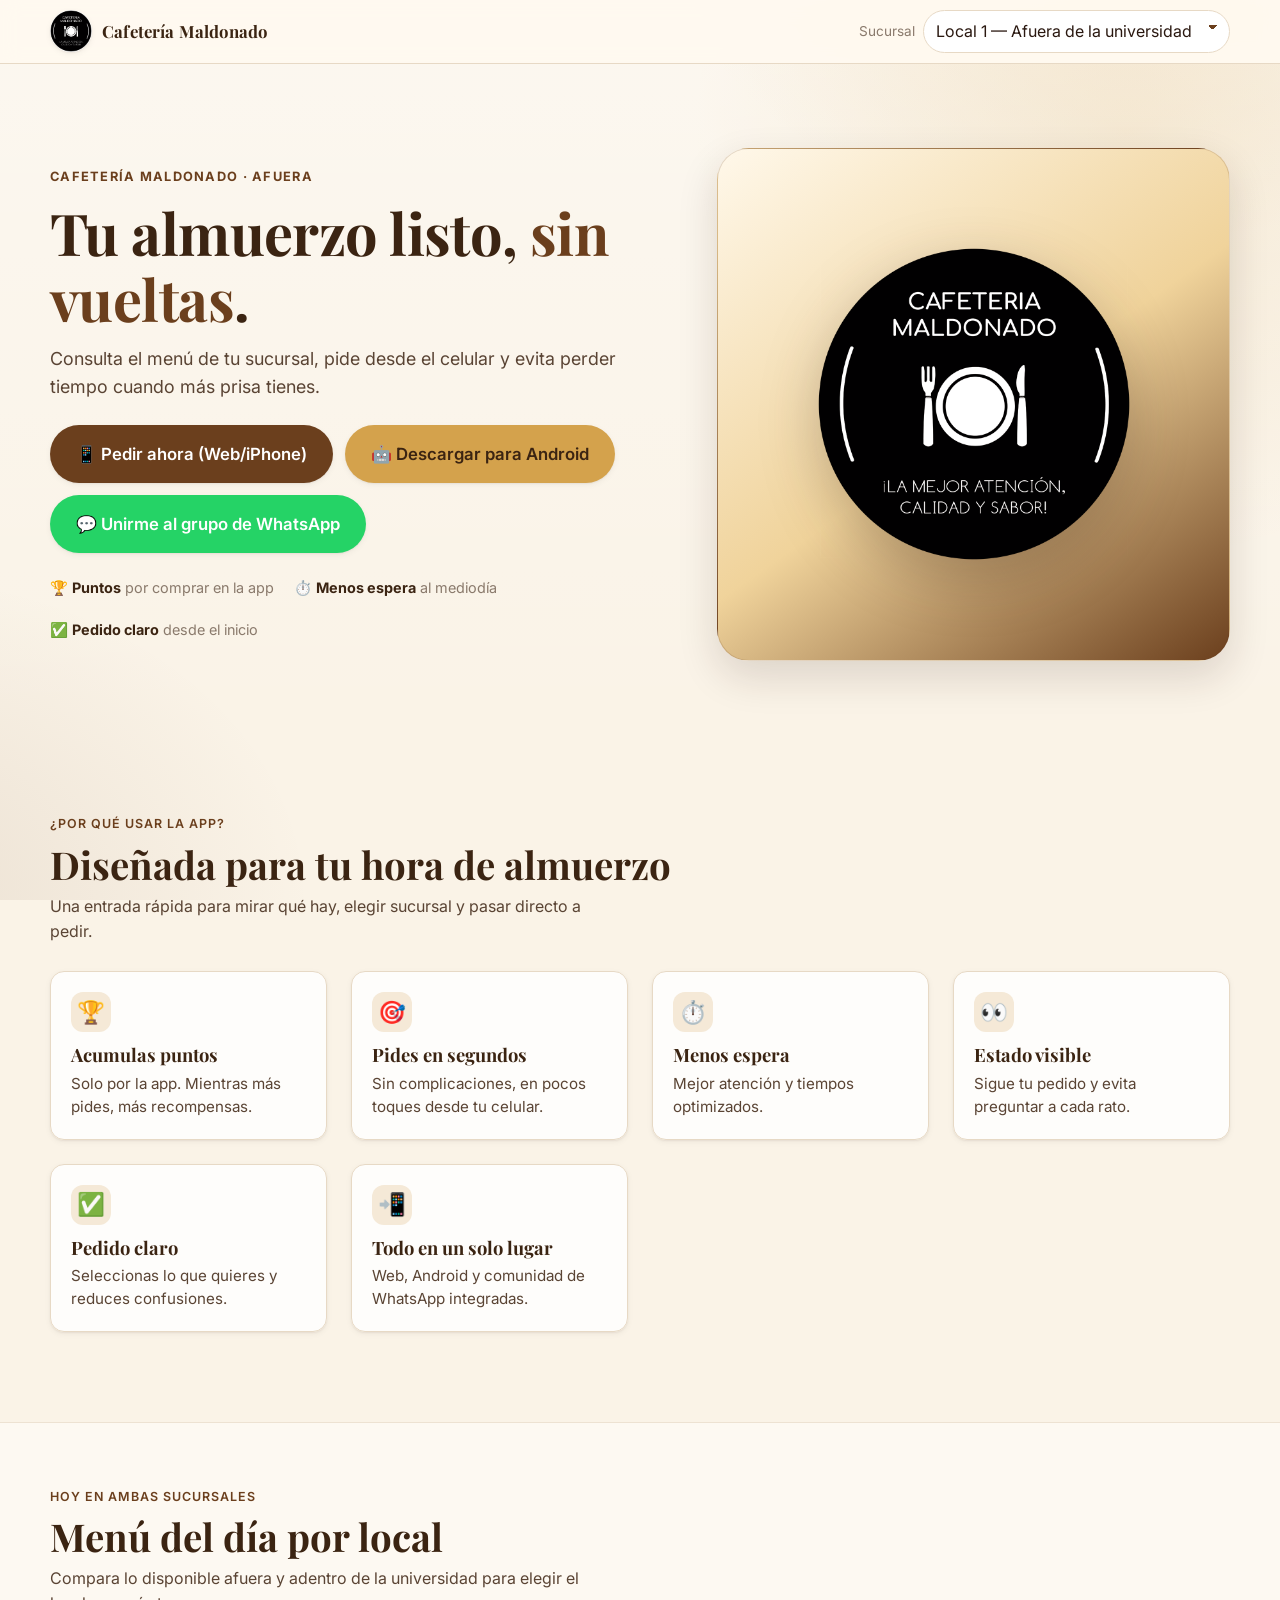
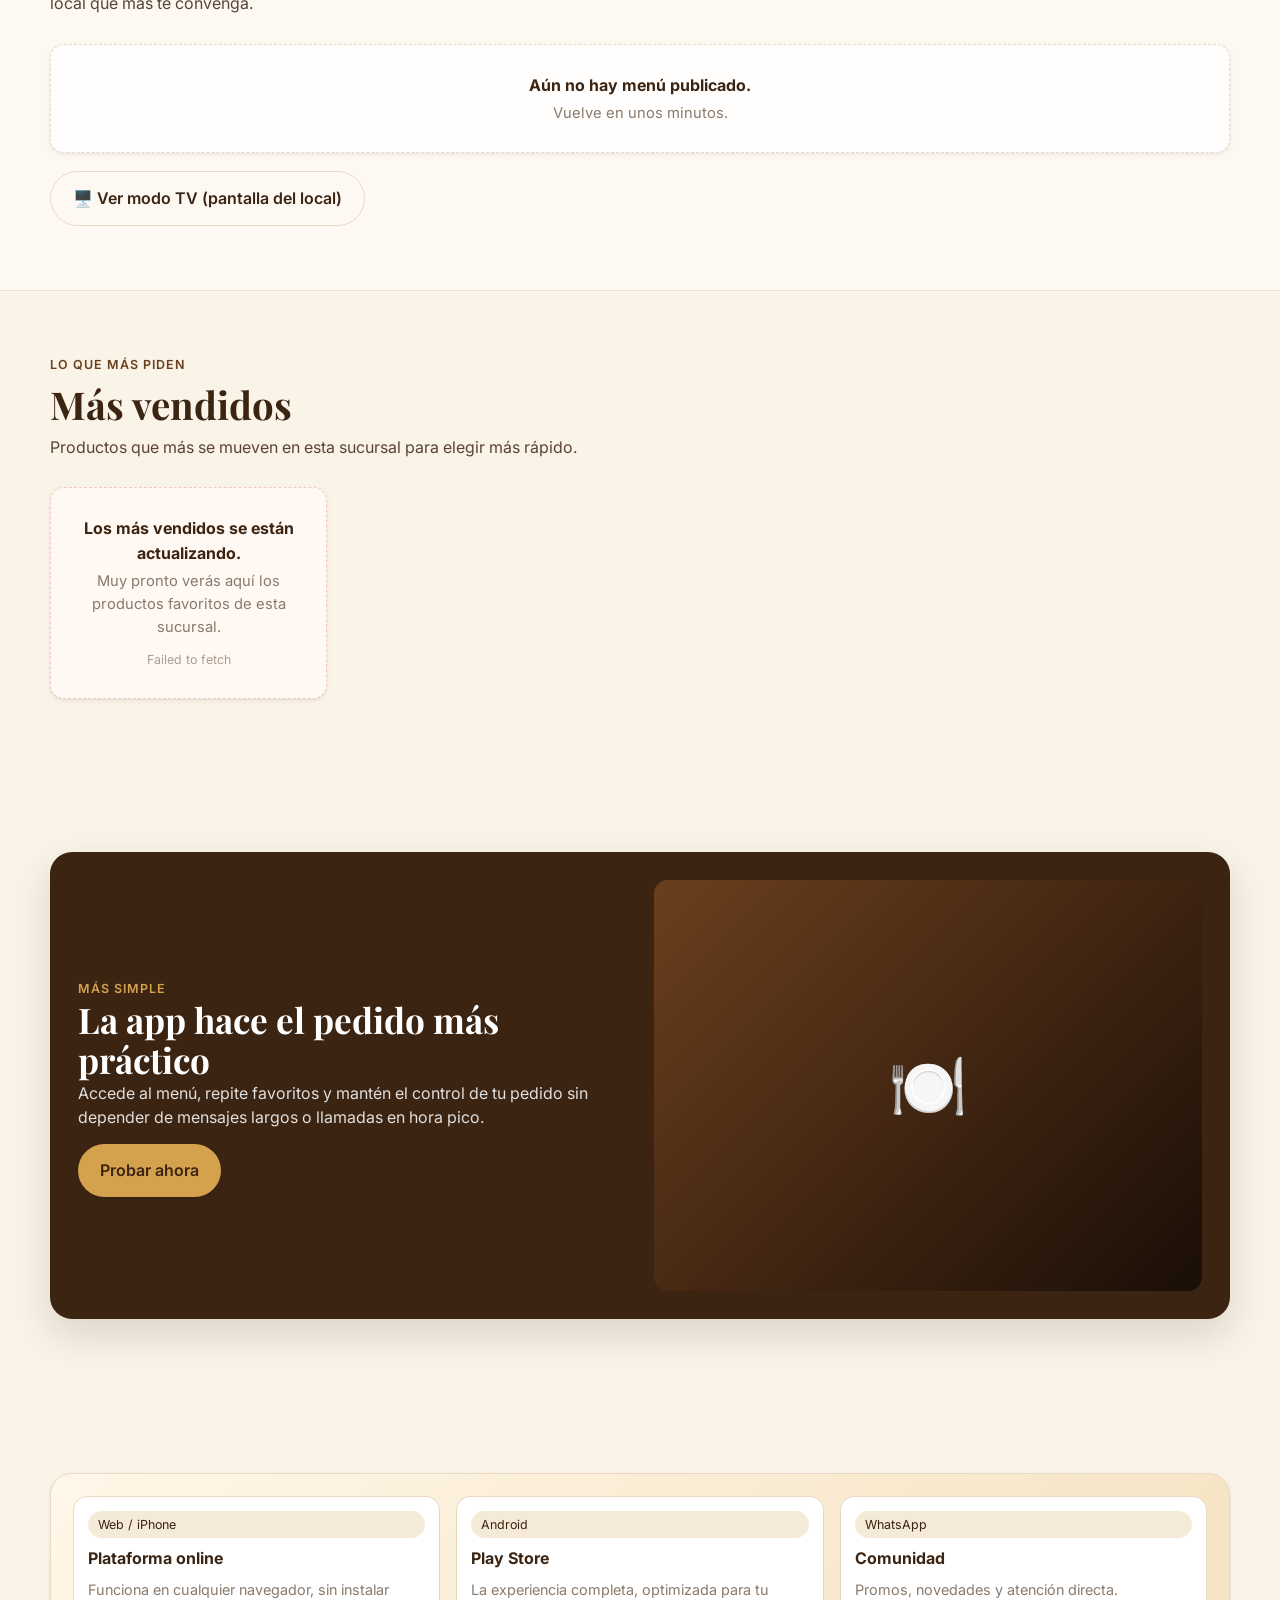
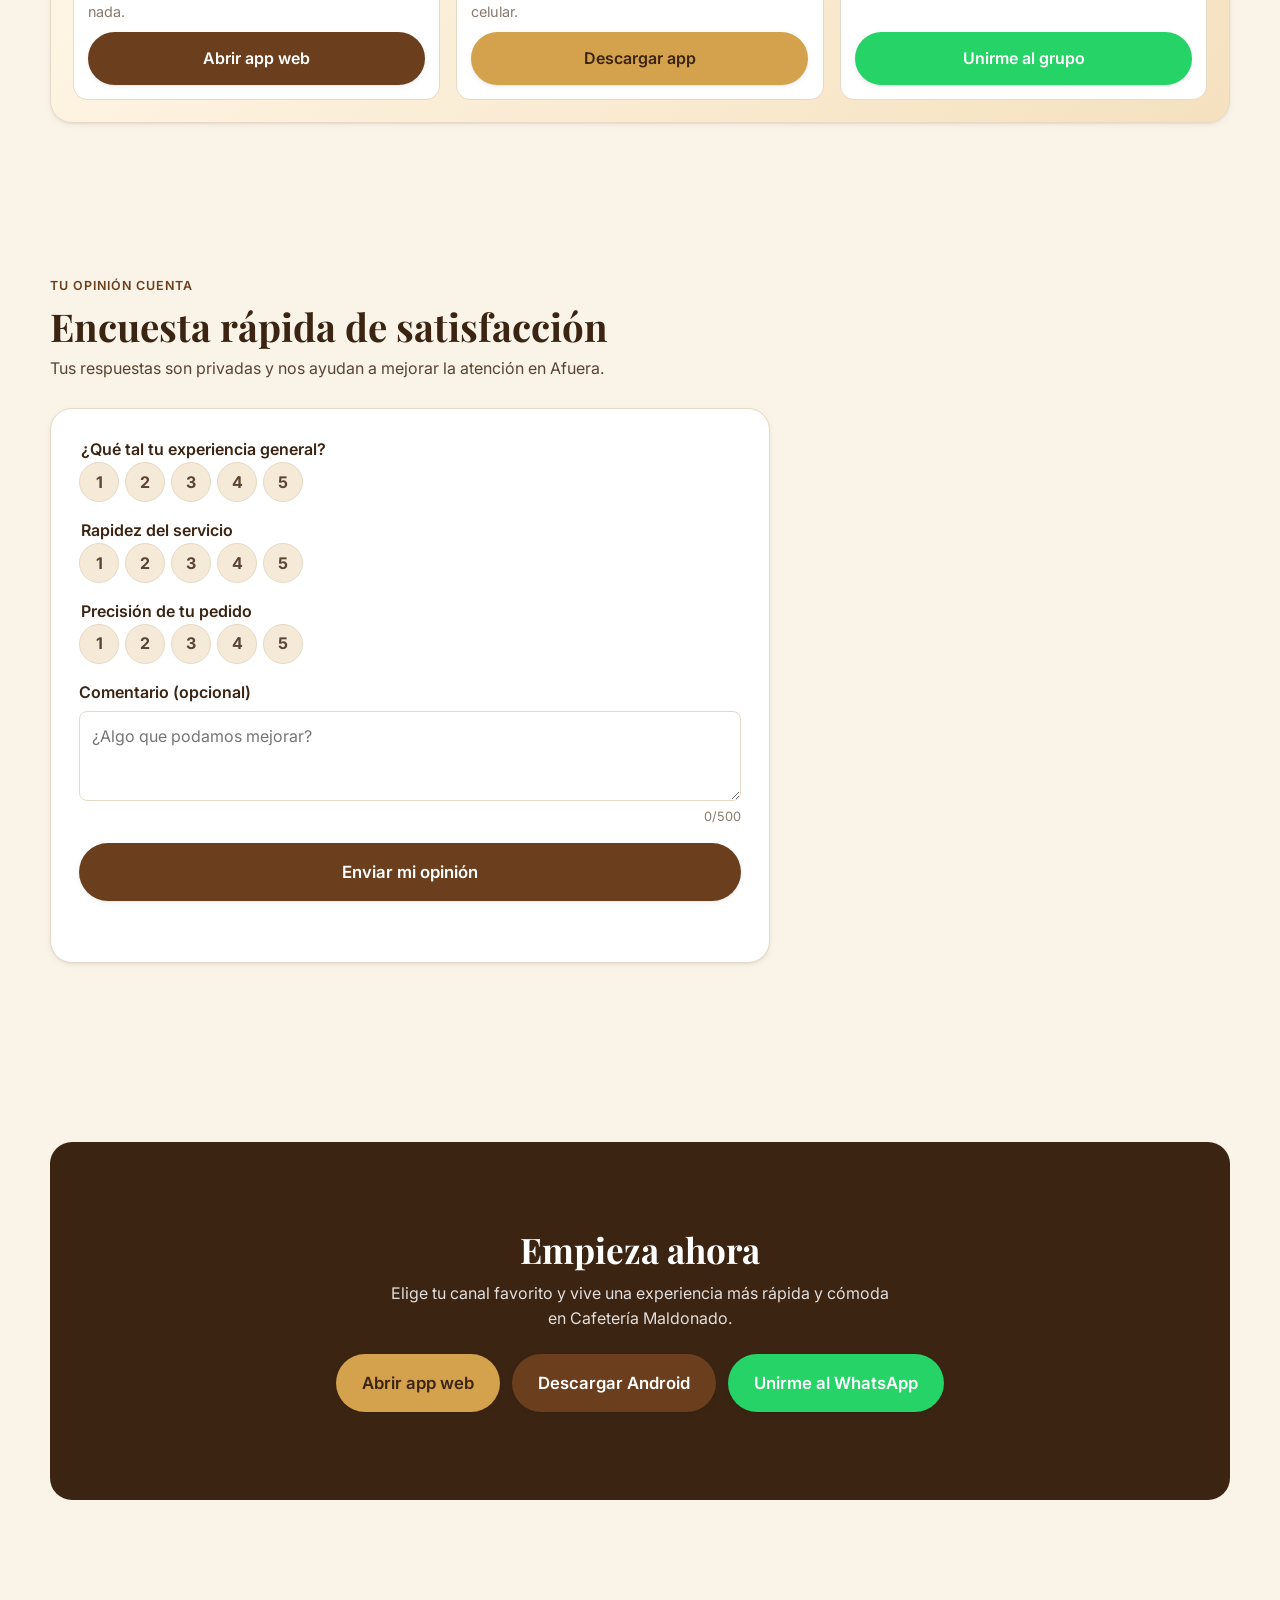
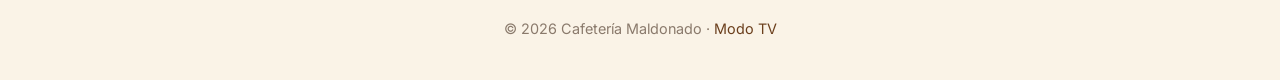
<file: index.html>
<!doctype html>
<html lang="es">
<head>
  <meta charset="utf-8" />
  <meta name="viewport" content="width=device-width, initial-scale=1, viewport-fit=cover" />
  <meta name="theme-color" content="#3B2412" />
  <title>Cafetería Maldonado — Pide rápido tu almuerzo</title>
  <meta name="description" content="Cafetería Maldonado: pide tu almuerzo desde la app, gana puntos, evita filas y ve tu pedido en tiempo real. Disponible en Web, Android y WhatsApp." />
  <meta name="robots" content="index,follow" />

  <!-- Social -->
  <meta property="og:title" content="Cafetería Maldonado — Pide rápido tu almuerzo" />
  <meta property="og:description" content="Acumula puntos, pide en segundos y ve tu pedido en tiempo real." />
  <meta property="og:image" content="assets/logo.png" />
  <meta property="og:type" content="website" />
  <meta name="twitter:card" content="summary_large_image" />

  <link rel="icon" href="assets/favicon.svg" type="image/svg+xml" />
  <link rel="apple-touch-icon" href="assets/logo.png" />

  <link rel="preconnect" href="https://fonts.googleapis.com" />
  <link rel="preconnect" href="https://fonts.gstatic.com" crossorigin />
  <link href="https://fonts.googleapis.com/css2?family=Inter:wght@400;600;700&family=Playfair+Display:wght@600;700&display=swap" rel="stylesheet" />

  <link rel="stylesheet" href="styles/base.css?v=20260505-tv-dense19" />
  <link rel="stylesheet" href="styles/landing.css?v=20260505-tv-dense19" />
</head>
<body>
  <header class="site-header">
    <div class="container site-header__inner">
      <a href="./" class="brand" aria-label="Inicio Cafetería Maldonado">
        <img class="brand__logo" src="assets/logo.png" alt="" width="36" height="36" />
        <span class="brand__name">Cafetería Maldonado</span>
      </a>
      <div class="site-header__spacer"></div>
      <div class="location-switch">
        <label for="locSelect">Sucursal</label>
        <select id="locSelect" data-location-select aria-label="Selecciona la sucursal"></select>
      </div>
    </div>
  </header>

  <main>
    <!-- Hero -->
    <section class="hero">
      <div class="container hero__grid">
        <div>
          <p class="hero__eyebrow">Cafetería Maldonado · <span data-location-name>Afuera</span></p>
          <h1 class="hero__title">Tu almuerzo listo, <em>sin vueltas</em>.</h1>
          <p class="hero__lead">Consulta el menú de tu sucursal, pide desde el celular y evita perder tiempo cuando más prisa tienes.</p>
          <div class="hero__ctas">
            <a class="btn btn--primary btn--lg" href="https://app-cafeteria-maldonado.web.app/" target="_blank" rel="noopener" data-cta="web">📱 Pedir ahora (Web/iPhone)</a>
            <a class="btn btn--gold btn--lg" href="https://play.google.com/store/apps/details?id=com.cafeteriamaldonado.app" target="_blank" rel="noopener" data-cta="android">🤖 Descargar para Android</a>
            <a class="btn btn--whatsapp btn--lg" href="https://chat.whatsapp.com/Kgoj7HA5a8WG12GiYAC8G5" target="_blank" rel="noopener" data-cta="whatsapp">💬 Unirme al grupo de WhatsApp</a>
          </div>
          <div class="hero__meta">
            <span>🏆 <strong>Puntos</strong> por comprar en la app</span>
            <span>⏱️ <strong>Menos espera</strong> al mediodía</span>
            <span>✅ <strong>Pedido claro</strong> desde el inicio</span>
          </div>
        </div>
        <div class="hero__visual" aria-hidden="true">
          <img src="assets/logo.png" alt="" />
        </div>
      </div>
    </section>

    <!-- Beneficios -->
    <section class="section" id="beneficios">
      <div class="container">
        <div class="section__head">
          <span class="section__eyebrow">¿Por qué usar la app?</span>
          <h2 class="section__title">Diseñada para tu hora de almuerzo</h2>
          <p class="section__sub">Una entrada rápida para mirar qué hay, elegir sucursal y pasar directo a pedir.</p>
        </div>
        <div class="benefits">
          <article class="benefit"><div class="benefit__icon">🏆</div><h3 class="benefit__title">Acumulas puntos</h3><p class="benefit__text">Solo por la app. Mientras más pides, más recompensas.</p></article>
          <article class="benefit"><div class="benefit__icon">🎯</div><h3 class="benefit__title">Pides en segundos</h3><p class="benefit__text">Sin complicaciones, en pocos toques desde tu celular.</p></article>
          <article class="benefit"><div class="benefit__icon">⏱️</div><h3 class="benefit__title">Menos espera</h3><p class="benefit__text">Mejor atención y tiempos optimizados.</p></article>
          <article class="benefit"><div class="benefit__icon">👀</div><h3 class="benefit__title">Estado visible</h3><p class="benefit__text">Sigue tu pedido y evita preguntar a cada rato.</p></article>
          <article class="benefit"><div class="benefit__icon">✅</div><h3 class="benefit__title">Pedido claro</h3><p class="benefit__text">Seleccionas lo que quieres y reduces confusiones.</p></article>
          <article class="benefit"><div class="benefit__icon">📲</div><h3 class="benefit__title">Todo en un solo lugar</h3><p class="benefit__text">Web, Android y comunidad de WhatsApp integradas.</p></article>
        </div>
      </div>
    </section>

    <!-- Menú del día -->
    <section class="section section--tight content-band" id="menu">
      <div class="container">
        <div class="section__head">
          <span class="section__eyebrow">Hoy en ambas sucursales</span>
          <h2 class="section__title">Menú del día por local</h2>
          <p class="section__sub">Compara lo disponible afuera y adentro de la universidad para elegir el local que más te convenga.</p>
        </div>
        <div data-menu></div>
        <p class="content-actions">
          <a class="btn btn--ghost" href="tv.html" data-tv-link>🖥️ Ver modo TV (pantalla del local)</a>
        </p>
      </div>
    </section>

    <!-- Más vendidos -->
    <section class="section section--tight" id="mas-vendidos">
      <div class="container">
        <div class="section__head">
          <span class="section__eyebrow">Lo que más piden</span>
          <h2 class="section__title">Más vendidos</h2>
          <p class="section__sub">Productos que más se mueven en esta sucursal para elegir más rápido.</p>
        </div>
        <div data-bestsellers></div>
      </div>
    </section>

    <!-- IA -->
    <section class="section" id="ia">
      <div class="container">
        <div class="ai">
          <div>
            <span class="section__eyebrow" style="color: var(--color-gold);">Más simple</span>
            <h2>La app hace el pedido más práctico</h2>
            <p>Accede al menú, repite favoritos y mantén el control de tu pedido sin depender de mensajes largos o llamadas en hora pico.</p>
            <p style="margin-top: 14px;">
              <a class="btn btn--gold" href="https://app-cafeteria-maldonado.web.app/" target="_blank" rel="noopener" data-cta="web_ia">Probar ahora</a>
            </p>
          </div>
          <div class="ai__visual">🍽️</div>
        </div>
      </div>
    </section>

    <!-- CTA Row -->
    <section class="section section--tight">
      <div class="container">
        <div class="cta-row">
          <div class="cta-row__card">
            <span class="tag">Web / iPhone</span>
            <p class="cta-row__title">Plataforma online</p>
            <p class="cta-row__sub">Funciona en cualquier navegador, sin instalar nada.</p>
            <a class="btn btn--primary" href="https://app-cafeteria-maldonado.web.app/" target="_blank" rel="noopener" data-cta="web_cta_row">Abrir app web</a>
          </div>
          <div class="cta-row__card">
            <span class="tag">Android</span>
            <p class="cta-row__title">Play Store</p>
            <p class="cta-row__sub">La experiencia completa, optimizada para tu celular.</p>
            <a class="btn btn--gold" href="https://play.google.com/store/apps/details?id=com.cafeteriamaldonado.app" target="_blank" rel="noopener" data-cta="android_cta_row">Descargar app</a>
          </div>
          <div class="cta-row__card">
            <span class="tag">WhatsApp</span>
            <p class="cta-row__title">Comunidad</p>
            <p class="cta-row__sub">Promos, novedades y atención directa.</p>
            <a class="btn btn--whatsapp" href="https://chat.whatsapp.com/Kgoj7HA5a8WG12GiYAC8G5" target="_blank" rel="noopener" data-cta="whatsapp_cta_row">Unirme al grupo</a>
          </div>
        </div>
      </div>
    </section>

    <!-- Encuesta -->
    <section class="section" id="encuesta">
      <div class="container">
        <div class="section__head">
          <span class="section__eyebrow">Tu opinión cuenta</span>
          <h2 class="section__title">Encuesta rápida de satisfacción</h2>
          <p class="section__sub">Tus respuestas son privadas y nos ayudan a mejorar la atención en <span data-location-name>Afuera</span>.</p>
        </div>
        <form class="feedback" data-feedback-form novalidate>
          <fieldset class="feedback__row" style="border:0;padding:0;margin:0;">
            <legend class="feedback__label">¿Qué tal tu experiencia general?</legend>
            <div class="rating" role="radiogroup" aria-label="Calificación general">
              <input id="rg1" type="radio" name="ratingGeneral" value="1" required /><label for="rg1">1</label>
              <input id="rg2" type="radio" name="ratingGeneral" value="2" /><label for="rg2">2</label>
              <input id="rg3" type="radio" name="ratingGeneral" value="3" /><label for="rg3">3</label>
              <input id="rg4" type="radio" name="ratingGeneral" value="4" /><label for="rg4">4</label>
              <input id="rg5" type="radio" name="ratingGeneral" value="5" /><label for="rg5">5</label>
            </div>
          </fieldset>

          <fieldset class="feedback__row" style="border:0;padding:0;margin:0;">
            <legend class="feedback__label">Rapidez del servicio</legend>
            <div class="rating" role="radiogroup" aria-label="Rapidez">
              <input id="rs1" type="radio" name="ratingSpeed" value="1" required /><label for="rs1">1</label>
              <input id="rs2" type="radio" name="ratingSpeed" value="2" /><label for="rs2">2</label>
              <input id="rs3" type="radio" name="ratingSpeed" value="3" /><label for="rs3">3</label>
              <input id="rs4" type="radio" name="ratingSpeed" value="4" /><label for="rs4">4</label>
              <input id="rs5" type="radio" name="ratingSpeed" value="5" /><label for="rs5">5</label>
            </div>
          </fieldset>

          <fieldset class="feedback__row" style="border:0;padding:0;margin:0;">
            <legend class="feedback__label">Precisión de tu pedido</legend>
            <div class="rating" role="radiogroup" aria-label="Precisión">
              <input id="ra1" type="radio" name="ratingAccuracy" value="1" required /><label for="ra1">1</label>
              <input id="ra2" type="radio" name="ratingAccuracy" value="2" /><label for="ra2">2</label>
              <input id="ra3" type="radio" name="ratingAccuracy" value="3" /><label for="ra3">3</label>
              <input id="ra4" type="radio" name="ratingAccuracy" value="4" /><label for="ra4">4</label>
              <input id="ra5" type="radio" name="ratingAccuracy" value="5" /><label for="ra5">5</label>
            </div>
          </fieldset>

          <div class="feedback__row">
            <label class="feedback__label" for="comment">Comentario (opcional)</label>
            <textarea id="comment" name="comment" class="feedback__comment" placeholder="¿Algo que podamos mejorar?"></textarea>
            <div class="feedback__counter" data-feedback-counter>0/500</div>
          </div>

          <button class="btn btn--primary btn--lg" type="submit">Enviar mi opinión</button>
          <div class="feedback__status" data-feedback-status role="status" aria-live="polite"></div>
        </form>
      </div>
    </section>

    <!-- Outro -->
    <section class="section">
      <div class="container">
        <div class="outro">
          <h2>Empieza ahora</h2>
          <p>Elige tu canal favorito y vive una experiencia más rápida y cómoda en Cafetería Maldonado.</p>
          <div class="outro__ctas">
            <a class="btn btn--gold btn--lg" href="https://app-cafeteria-maldonado.web.app/" target="_blank" rel="noopener" data-cta="web_outro">Abrir app web</a>
            <a class="btn btn--primary btn--lg" href="https://play.google.com/store/apps/details?id=com.cafeteriamaldonado.app" target="_blank" rel="noopener" data-cta="android_outro">Descargar Android</a>
            <a class="btn btn--whatsapp btn--lg" href="https://chat.whatsapp.com/Kgoj7HA5a8WG12GiYAC8G5" target="_blank" rel="noopener" data-cta="whatsapp_outro">Unirme al WhatsApp</a>
          </div>
        </div>
      </div>
    </section>
  </main>

  <footer class="site-footer">
    <div class="container">
      <p>© <span data-year>2026</span> Cafetería Maldonado · <a href="tv.html" data-tv-link>Modo TV</a></p>
    </div>
  </footer>

  <script type="module" src="scripts/landing.js?v=20260505-tv-dense19"></script>
</body>
</html>
</file>
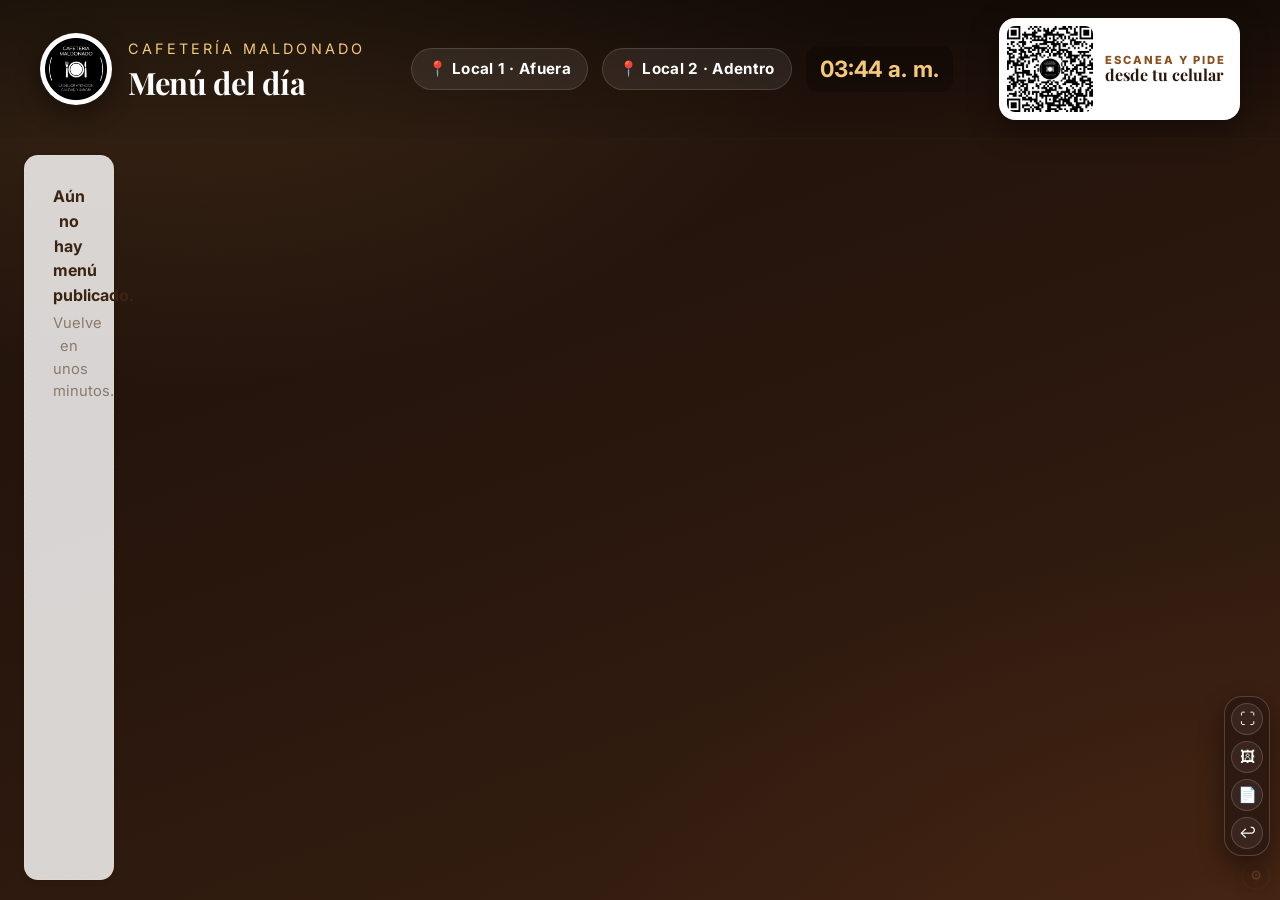
<file: tv.html>
<!doctype html>
<html lang="es">
<head>
  <meta charset="utf-8" />
  <meta name="viewport" content="width=device-width, initial-scale=1" />
  <meta name="theme-color" content="#1a0e07" />
  <meta name="robots" content="noindex,nofollow" />
  <title>Menú del día · Cafetería Maldonado (TV)</title>
  <link rel="icon" href="assets/favicon.svg" type="image/svg+xml" />
  <link rel="preconnect" href="https://fonts.googleapis.com" />
  <link rel="preconnect" href="https://fonts.gstatic.com" crossorigin />
  <link href="https://fonts.googleapis.com/css2?family=Inter:wght@400;600;700;800&family=Playfair+Display:wght@600;700;800&display=swap" rel="stylesheet" />
  <link rel="stylesheet" href="styles/base.css?v=20260505-tv-dense19" />
  <link rel="stylesheet" href="styles/tv.css?v=20260505-tv-dense19" />
</head>
<body class="tv">
  <div class="tv-shell" data-tv-shell>
    <header class="tv-header">
      <div class="tv-header__brand">
        <img src="assets/logo.png" alt="Cafetería Maldonado" />
        <div>
          <p class="tv-eyebrow">Cafetería Maldonado</p>
          <h1 class="tv-header__title">Menú del día</h1>
        </div>
      </div>
      <div class="tv-header__center">
        <span class="tv-header__pill">📍 Local 1 · Afuera</span>
        <span class="tv-header__pill">📍 Local 2 · Adentro</span>
        <span class="tv-header__time" data-tv-time aria-label="Hora actual">--:--</span>
      </div>
      <div class="tv-header__qr">
        <img src="Codigo_QR_Personalizado.png" alt="Escanea para pedir desde tu celular" />
        <div class="tv-header__qr-text">
          <span class="tv-header__qr-eyebrow">Escanea y pide</span>
          <strong>desde tu celular</strong>
        </div>
      </div>
    </header>

    <main class="tv-main">
      <div data-tv-menu class="tv-grid"></div>
    </main>
  </div>

  <div class="tv-dock" data-tv-dock aria-label="Controles del modo TV">
    <button class="tv-dock__toggle" type="button" data-tv-dock-toggle aria-label="Mostrar controles" aria-expanded="false">⚙</button>
    <div class="tv-dock__menu" data-tv-dock-menu hidden>
      <button class="tv-dock__btn" type="button" data-tv-fullscreen title="Pantalla completa">⛶</button>
      <button class="tv-dock__btn" type="button" data-tv-export-img title="Exportar imagen">🖼</button>
      <button class="tv-dock__btn" type="button" data-tv-export-pdf title="Exportar PDF">📄</button>
      <a class="tv-dock__btn" href="./" title="Volver a la landing">↩</a>
    </div>
  </div>

  <script type="module" src="scripts/tv.js?v=20260505-tv-dense19"></script>
</body>
</html>
</file>
<file: styles/base.css>
/* Design tokens — Cafetería Maldonado */
:root {
  /* Color */
  --color-bg: #FAF3E7;
  --color-surface: #FFFFFF;
  --color-surface-2: #F5E9D7;
  --color-ink: #2A1810;
  --color-ink-soft: #5A4434;
  --color-muted: #8A7A6C;
  --color-line: #E7D9C5;
  --color-coffee: #6B3F1D;
  --color-coffee-dark: #3B2412;
  --color-gold: #D4A24C;
  --color-gold-soft: #EAC97D;
  --color-success: #1F8A4C;
  --color-danger: #B23A3A;
  --color-whatsapp: #25D366;
  --color-whatsapp-dark: #128C7E;

  /* Typography */
  --font-sans: "Inter", "Segoe UI", system-ui, -apple-system, "Helvetica Neue", Arial, sans-serif;
  --font-display: "Playfair Display", "Georgia", serif;

  /* Sizing */
  --radius-sm: 8px;
  --radius-md: 14px;
  --radius-lg: 22px;
  --radius-pill: 999px;
  --shadow-sm: 0 1px 2px rgba(42, 24, 16, 0.06), 0 2px 6px rgba(42, 24, 16, 0.05);
  --shadow-md: 0 6px 18px rgba(42, 24, 16, 0.10);
  --shadow-lg: 0 16px 40px rgba(42, 24, 16, 0.14);

  /* Layout */
  --container: 1180px;
  --gap: 24px;
}

* { box-sizing: border-box; }
html, body { margin: 0; padding: 0; }
html { scroll-behavior: smooth; -webkit-text-size-adjust: 100%; }
body {
  font-family: var(--font-sans);
  color: var(--color-ink);
  background: var(--color-bg);
  line-height: 1.55;
  -webkit-font-smoothing: antialiased;
  text-rendering: optimizeLegibility;
  /* Evita scroll horizontal accidental por hijos que se desborden en mobile */
  overflow-x: hidden;
}

img { max-width: 100%; display: block; }
a { color: inherit; text-decoration: none; }
button { font: inherit; cursor: pointer; }

h1, h2, h3 { font-family: var(--font-display); margin: 0; line-height: 1.15; color: var(--color-coffee-dark); }
h1 { font-size: clamp(2.2rem, 5vw, 3.4rem); letter-spacing: -0.01em; }
h2 { font-size: clamp(1.6rem, 3vw, 2.2rem); }
h3 { font-size: 1.15rem; }
p { margin: 0; }

.container { width: min(100% - 32px, var(--container)); margin-inline: auto; }
.section { padding: clamp(48px, 7vw, 96px) 0; }
.section--tight { padding: clamp(32px, 5vw, 64px) 0; }
.section__head { display: flex; flex-direction: column; gap: 8px; margin-bottom: 28px; }
.section__eyebrow { color: var(--color-coffee); font-weight: 600; letter-spacing: 0.08em; text-transform: uppercase; font-size: 0.78rem; }
.section__title { font-size: clamp(1.8rem, 3.6vw, 2.4rem); }
.section__sub { color: var(--color-ink-soft); max-width: 56ch; }

.btn { display: inline-flex; align-items: center; justify-content: center; gap: 10px; border: 0; padding: 14px 22px; border-radius: var(--radius-pill); font-weight: 600; transition: transform .12s ease, box-shadow .12s ease, background-color .12s ease; box-shadow: var(--shadow-sm); will-change: transform; }
.btn:hover { transform: translateY(-1px); box-shadow: var(--shadow-md); }
.btn:active { transform: translateY(0); }
.btn--primary { background: var(--color-coffee); color: #fff; }
.btn--primary:hover { background: var(--color-coffee-dark); }
.btn--gold { background: var(--color-gold); color: var(--color-coffee-dark); }
.btn--gold:hover { background: var(--color-gold-soft); }
.btn--whatsapp { background: var(--color-whatsapp); color: #fff; }
.btn--whatsapp:hover { background: var(--color-whatsapp-dark); }
.btn--ghost { background: transparent; color: var(--color-coffee-dark); border: 1px solid var(--color-line); box-shadow: none; }
.btn--ghost:hover { background: var(--color-surface-2); }
.btn--lg { padding: 16px 26px; font-size: 1.05rem; }
.btn--block { width: 100%; }
.btn[disabled] { opacity: 0.6; cursor: not-allowed; transform: none; }

.tag { display: inline-block; padding: 4px 10px; font-size: 0.78rem; border-radius: var(--radius-pill); background: var(--color-surface-2); color: var(--color-coffee-dark); }

.card { background: var(--color-surface); border-radius: var(--radius-md); box-shadow: var(--shadow-sm); overflow: hidden; display: flex; flex-direction: column; border: 1px solid var(--color-line); }
.card__media { aspect-ratio: 4 / 3; background: var(--color-surface-2); position: relative; overflow: hidden; }
.card__media img { width: 100%; height: 100%; object-fit: cover; }
.card__media .img-fallback { width: 100%; height: 100%; display: grid; place-items: center; font-size: 2.2rem; color: var(--color-coffee); background: var(--color-surface-2); }
.card__body { padding: 16px; display: flex; flex-direction: column; gap: 8px; flex: 1; }
.card__head {
  display: flex;
  align-items: baseline;
  gap: 6px 10px;
  flex-wrap: wrap;
  min-width: 0;
}
.card__title { font-family: var(--font-sans); font-size: 1.05rem; font-weight: 700; color: var(--color-ink); }
.card__desc-head {
  margin: 0;
  color: var(--color-ink-soft);
  font-size: 0.9rem;
  line-height: 1.28;
  white-space: normal;
  overflow: visible;
  text-overflow: clip;
  overflow-wrap: anywhere;
  flex: 1 1 18ch;
  min-width: min(18ch, 100%);
}
.card__desc { color: var(--color-ink-soft); font-size: 0.92rem; }
.card__row { display: flex; align-items: center; justify-content: space-between; gap: 8px; margin-top: auto; }
.card__price { font-weight: 700; color: var(--color-coffee-dark); font-size: 1.05rem; }

.variants { display: grid; gap: 6px; margin-top: 4px; padding-top: 10px; border-top: 1px solid var(--color-line); }
.variant { display: grid; grid-template-columns: minmax(0, 1fr) auto; align-items: center; gap: 10px; font-size: 0.88rem; }
.variant__name { color: var(--color-ink-soft); font-weight: 600; }
.variant__meta { display: inline-flex; align-items: center; gap: 8px; color: var(--color-coffee-dark); font-weight: 700; white-space: nowrap; }
.variant__price { min-width: 4.6em; text-align: right; }
.variant--out { opacity: 0.62; text-decoration: line-through; }

.location-statuses { display: flex; gap: 6px; flex-wrap: wrap; }
.location-status {
  display: inline-flex; align-items: center; gap: 5px;
  border-radius: var(--radius-pill); padding: 4px 9px;
  font-size: 0.78rem; font-weight: 800;
  border: 1px solid transparent;
}
.location-status--yes { color: var(--color-success); background: rgba(31,138,76,0.10); border-color: rgba(31,138,76,0.20); }
.location-status--no { color: var(--color-danger); background: rgba(178,58,58,0.10); border-color: rgba(178,58,58,0.18); }
.location-status__mark { font-size: 0.95em; }

.variant-locations { display: inline-flex; gap: 4px; }
.variant-location { border-radius: var(--radius-pill); padding: 2px 6px; font-size: 0.72rem; font-weight: 800; }
.variant-location--yes { color: var(--color-success); background: rgba(31,138,76,0.10); }
.variant-location--no { color: var(--color-danger); background: rgba(178,58,58,0.10); }

.rank-badge { position: absolute; top: 10px; left: 10px; background: var(--color-coffee-dark); color: #fff; padding: 4px 10px; border-radius: var(--radius-pill); font-size: 0.78rem; font-weight: 700; letter-spacing: 0.04em; box-shadow: var(--shadow-sm); }

.stock-badge {
  position: absolute; right: 10px; top: 10px;
  border-radius: var(--radius-pill); padding: 5px 10px;
  background: rgba(31, 138, 76, 0.92); color: #fff;
  font-size: 0.78rem; font-weight: 700; box-shadow: var(--shadow-sm);
}
.stock-badge--out { background: rgba(178, 58, 58, 0.94); }
.card--unavailable img { filter: grayscale(1); opacity: 0.72; }
.card--unavailable .card__title,
.card--unavailable .card__price { color: var(--color-muted); }

.grid-menu, .grid-best { display: grid; gap: var(--gap); grid-template-columns: repeat(auto-fill, minmax(240px, 1fr)); }

.location-menus { display: grid; gap: 24px; }
.unified-menu-wrap { display: block; }
.unified-menu { display: grid; gap: var(--gap); grid-template-columns: repeat(auto-fit, minmax(260px, 1fr)); }
.unified-menu .card--menu { min-width: 0; }
.location-menus--landing { grid-template-columns: repeat(2, minmax(0, 1fr)); align-items: start; }
.location-menu { background: rgba(255,255,255,0.74); border: 1px solid var(--color-line); border-radius: var(--radius-lg); padding: 18px; box-shadow: var(--shadow-sm); }
.location-menu__head { display: flex; align-items: baseline; gap: 10px; flex-wrap: wrap; margin-bottom: 14px; }
.location-menu__eyebrow { display: inline-flex; align-items: center; border-radius: var(--radius-pill); padding: 4px 9px; background: var(--color-coffee-dark); color: #fff; font-size: 0.75rem; font-weight: 700; letter-spacing: 0.06em; }
.location-menu__title { font-family: var(--font-sans); font-size: 1.05rem; font-weight: 800; color: var(--color-coffee-dark); }
.location-menu__updated { margin-left: auto; color: var(--color-muted); font-size: 0.82rem; }
.state--inline { padding: 20px; box-shadow: none; }

@media (max-width: 860px) {
  .location-menus--landing { grid-template-columns: 1fr; }
}

.skeleton { background: linear-gradient(90deg, #efe3d0, #f7eede, #efe3d0); background-size: 200% 100%; animation: shimmer 1.4s infinite; border-radius: var(--radius-sm); }
.skeleton--img { aspect-ratio: 4/3; border-radius: 0; }
.skeleton--line { height: 14px; margin: 12px 16px; }
.skeleton--line.short { width: 50%; }
@keyframes shimmer { from { background-position: 200% 0; } to { background-position: 0 0; } }

.state { padding: 28px; text-align: center; background: rgba(255,255,255,0.82); border: 1px dashed var(--color-line); border-radius: var(--radius-md); box-shadow: var(--shadow-sm); }
.state__title { font-weight: 700; color: var(--color-coffee-dark); }
.state__hint { color: var(--color-muted); font-size: 0.92rem; margin-top: 4px; }
.state--error { border-color: #f0c9c9; background: #fff8f3; }
.state__actions { margin-top: 16px; display: flex; gap: 10px; justify-content: center; flex-wrap: wrap; }
.state__tech { margin-top: 12px; color: var(--color-muted); font-size: 0.78rem; opacity: 0.72; }

.visually-hidden { position: absolute; width: 1px; height: 1px; padding: 0; margin: -1px; overflow: hidden; clip: rect(0,0,0,0); white-space: nowrap; border: 0; }

@media (prefers-reduced-motion: reduce) {
  * { animation-duration: 0.001ms !important; transition-duration: 0.001ms !important; }
  html { scroll-behavior: auto; }
}
</file>
<file: styles/landing.css>
/* Estilos específicos de la landing principal */

/* Fondo cálido tipo TV (sutil, no invasivo) */
body {
  background:
    radial-gradient(900px 600px at 90% -10%, rgba(212,162,76,0.18), transparent 55%),
    radial-gradient(800px 600px at -10% 100%, rgba(107,63,29,0.10), transparent 55%),
    var(--color-bg);
  background-attachment: fixed;
}

/* Header */
.site-header {
  position: sticky; top: 0; z-index: 50;
  background: rgba(255, 250, 241, 0.92);
  backdrop-filter: saturate(140%) blur(10px);
  -webkit-backdrop-filter: saturate(140%) blur(10px);
  border-bottom: 1px solid var(--color-line);
}
.site-header__inner { display: flex; align-items: center; gap: 16px; padding: 10px 0; flex-wrap: wrap; }
.brand { display: flex; align-items: center; gap: 10px; font-weight: 700; color: var(--color-coffee-dark); min-width: 0; }
.brand__logo { width: 42px; height: 42px; border-radius: 50%; box-shadow: var(--shadow-sm); background: #fff; flex: none; }
.brand__name { font-family: var(--font-display); font-size: 1.05rem; letter-spacing: 0.01em; white-space: nowrap; overflow: hidden; text-overflow: ellipsis; }
.site-header__spacer { flex: 1; }
.location-switch { display: flex; align-items: center; gap: 8px; min-width: 0; max-width: 100%; }
.location-switch label { font-size: 0.85rem; color: var(--color-muted); flex: none; }
.location-switch select {
  appearance: none; -webkit-appearance: none;
  border: 1px solid var(--color-line); background: var(--color-surface);
  padding: 8px 32px 8px 12px; border-radius: var(--radius-pill);
  font: inherit; color: var(--color-ink); cursor: pointer;
  background-image: linear-gradient(45deg, transparent 50%, var(--color-coffee) 50%), linear-gradient(135deg, var(--color-coffee) 50%, transparent 50%);
  background-position: calc(100% - 16px) 14px, calc(100% - 11px) 14px;
  background-size: 5px 5px, 5px 5px; background-repeat: no-repeat;
  /* Evita que el select se desborde y cause scroll horizontal en mobile */
  max-width: 100%;
  min-width: 0;
  text-overflow: ellipsis;
  overflow: hidden;
}

/* Hero */
.hero { padding: clamp(42px, 7vw, 84px) 0 clamp(28px, 5vw, 64px); background:
  linear-gradient(180deg, rgba(255,255,255,0.35), rgba(250,243,231,0)),
  radial-gradient(circle at 88% 10%, rgba(212,162,76,0.22), transparent 34%);
}
.hero__grid { display: grid; gap: 40px; grid-template-columns: 1.1fr 0.9fr; align-items: center; }
.hero__eyebrow { color: var(--color-coffee); font-weight: 700; letter-spacing: 0.1em; text-transform: uppercase; font-size: 0.8rem; margin-bottom: 12px; }
.hero__title { font-size: clamp(2.2rem, 5.6vw, 3.6rem); }
.hero__title em { color: var(--color-coffee); font-style: normal; }
.hero__lead { color: var(--color-ink-soft); font-size: 1.12rem; margin-top: 14px; max-width: 54ch; }
.hero__ctas { display: flex; flex-wrap: wrap; gap: 12px; margin-top: 24px; }
.hero__meta { display: flex; gap: 20px; margin-top: 24px; color: var(--color-muted); font-size: 0.9rem; flex-wrap: wrap; }
.hero__meta strong { color: var(--color-coffee-dark); }
.hero__visual { position: relative; aspect-ratio: 1 / 1; border-radius: 32px; background: linear-gradient(145deg, #fff8ea 0%, #f0d39b 52%, #6b3f1d 100%); box-shadow: var(--shadow-lg); display: grid; place-items: center; overflow: hidden; border: 1px solid rgba(107,63,29,0.18); }
.hero__visual img { width: 70%; max-width: 320px; filter: drop-shadow(0 18px 28px rgba(42,24,16,0.25)); }

@media (max-width: 880px) {
  .hero__grid { grid-template-columns: 1fr; }
  .hero__visual { max-width: 380px; margin: 0 auto; }
}

/* Beneficios */
.benefits { display: grid; gap: var(--gap); grid-template-columns: repeat(auto-fit, minmax(220px, 1fr)); }
.benefit { background: rgba(255,255,255,0.82); border: 1px solid var(--color-line); border-radius: var(--radius-md); padding: 20px; box-shadow: var(--shadow-sm); }
.benefit__icon { width: 40px; height: 40px; border-radius: 12px; background: var(--color-surface-2); display: grid; place-items: center; font-size: 1.4rem; margin-bottom: 12px; }
.benefit__title { font-weight: 700; color: var(--color-coffee-dark); margin-bottom: 6px; }
.benefit__text { color: var(--color-ink-soft); font-size: 0.95rem; }

/* CTA destacada */
.cta-row {
  display: grid; gap: 16px; grid-template-columns: repeat(3, 1fr);
  background: linear-gradient(135deg, #fff7e8, #f5e1bf);
  border: 1px solid var(--color-line);
  padding: 22px; border-radius: var(--radius-lg);
  box-shadow: var(--shadow-sm);
}
.cta-row__card { display: flex; flex-direction: column; gap: 8px; padding: 14px; background: var(--color-surface); border-radius: var(--radius-md); border: 1px solid var(--color-line); }
.cta-row__title { font-weight: 700; color: var(--color-coffee-dark); }
.cta-row__sub { color: var(--color-muted); font-size: 0.9rem; flex: 1; }
@media (max-width: 760px) { .cta-row { grid-template-columns: 1fr; } }

/* Bloque IA */
.ai { display: grid; gap: 28px; grid-template-columns: 1fr 1fr; align-items: center; padding: 28px; background: var(--color-coffee-dark); color: #fff; border-radius: var(--radius-lg); box-shadow: var(--shadow-lg); }
.ai h2 { color: #fff; }
.ai p { color: rgba(255,255,255,0.85); }
.ai__visual { aspect-ratio: 4/3; border-radius: var(--radius-md); background: linear-gradient(135deg, var(--color-coffee), #1a0e07); display: grid; place-items: center; font-size: 4rem; }
@media (max-width: 760px) { .ai { grid-template-columns: 1fr; } }

/* Encuesta */
.feedback {
  background: var(--color-surface); border: 1px solid var(--color-line);
  border-radius: var(--radius-lg); padding: 28px; box-shadow: var(--shadow-sm);
  display: grid; gap: 16px; max-width: 720px;
}
.feedback__row { display: grid; gap: 6px; }
.feedback__label { font-weight: 600; color: var(--color-coffee-dark); }
.rating { display: flex; gap: 6px; }
.rating input { position: absolute; opacity: 0; pointer-events: none; }
.rating label {
  width: 40px; height: 40px; border-radius: 50%;
  display: grid; place-items: center;
  background: var(--color-surface-2); border: 1px solid var(--color-line);
  cursor: pointer; font-weight: 700; color: var(--color-ink-soft);
  user-select: none; transition: background-color .15s ease, color .15s ease, transform .15s ease;
}
.rating input:checked + label { background: var(--color-coffee); color: #fff; transform: scale(1.06); }
.rating input:focus-visible + label { outline: 2px solid var(--color-gold); outline-offset: 2px; }
.feedback__comment { width: 100%; resize: vertical; min-height: 90px; padding: 12px; border-radius: var(--radius-sm); border: 1px solid var(--color-line); font: inherit; background: var(--color-surface); }
.feedback__counter { font-size: 0.8rem; color: var(--color-muted); text-align: right; }
.feedback__status { font-size: 0.92rem; min-height: 1.2em; }
.feedback__status[data-kind="success"] { color: var(--color-success); }
.feedback__status[data-kind="error"] { color: var(--color-danger); }
.feedback__status[data-kind="info"] { color: var(--color-coffee); }

/* Bloques de contenido */
.content-band {
  background: rgba(255,255,255,0.46);
  border-top: 1px solid rgba(231,217,197,0.7);
  border-bottom: 1px solid rgba(231,217,197,0.7);
}

.content-actions { margin-top: 18px; display: flex; gap: 12px; flex-wrap: wrap; }

.card--menu,
.card--best {
  transition: transform .15s ease, box-shadow .15s ease, border-color .15s ease;
}
.card--menu:hover,
.card--best:hover {
  transform: translateY(-2px);
  box-shadow: var(--shadow-md);
  border-color: rgba(107,63,29,0.24);
}

/* Sección final */
.outro { text-align: center; padding: clamp(48px, 7vw, 88px) 0; background: var(--color-coffee-dark); color: #fff; border-radius: var(--radius-lg); }
.outro h2 { color: #fff; }
.outro p { color: rgba(255,255,255,0.85); margin: 10px auto 24px; max-width: 50ch; }
.outro__ctas { display: flex; gap: 12px; justify-content: center; flex-wrap: wrap; }

/* Footer */
.site-footer { padding: 28px 0 40px; color: var(--color-muted); font-size: 0.9rem; text-align: center; }
.site-footer a { color: var(--color-coffee); }

/* ---------- Look premium para cards de men\u00fa en la landing ---------- */
.section--tight .unified-menu .card--menu {
  background: linear-gradient(180deg, #ffffff, #fff8ec);
  border: 1px solid rgba(212,162,76,0.22);
  box-shadow: 0 8px 24px rgba(42,24,16,0.10), inset 0 1px 0 rgba(255,255,255,0.6);\n}\n.section--tight .unified-menu .card--menu .card__title {\n  font-family: var(--font-display);\n  font-size: 1.18rem;\n  color: var(--color-coffee-dark);\n}\n.section--tight .unified-menu .card--menu .card__price {\n  font-family: var(--font-display);\n  color: var(--color-coffee);\n  font-size: 1.15rem;\n}\n.section--tight .unified-menu .card--menu .stock-badge {\n  background: rgba(31,138,76,0.95);\n  letter-spacing: 0.04em;\n  text-transform: uppercase;\n  font-size: 0.7rem;\n}\n.section--tight .unified-menu .card--menu .stock-badge--out { background: rgba(178,58,58,0.95); }\n.section--tight .unified-menu .card--menu:hover {\n  transform: translateY(-3px);\n  border-color: rgba(212,162,76,0.45);\n  box-shadow: 0 14px 32px rgba(42,24,16,0.18), inset 0 1px 0 rgba(255,255,255,0.7);\n}\n\n/* Best sellers tambi\u00e9n con look premium */\n.grid-best .card--best {\n  background: linear-gradient(180deg, #ffffff, #fff8ec);\n  border: 1px solid rgba(212,162,76,0.22);\n  box-shadow: 0 8px 24px rgba(42,24,16,0.10);\n}\n.grid-best .card--best .card__title { font-family: var(--font-display); color: var(--color-coffee-dark); }\n.grid-best .card--best .card__price { color: var(--color-coffee); font-weight: 800; }\n\n/* Hero: peque\u00f1os refinamientos */\n.hero__title em { background: linear-gradient(120deg, var(--color-coffee), var(--color-gold)); -webkit-background-clip: text; background-clip: text; color: transparent; }\n\n/* ---------- Responsive: header / selector de local en m\u00f3vil ---------- */\n@media (max-width: 640px) {\n  .site-header__inner { gap: 10px; padding: 10px 0; }\n  .brand__name { font-size: 0.98rem; max-width: 38vw; }\n  .site-header__spacer { display: none; }\n  /* Selector toma todo el ancho restante en una segunda fila si hace falta */\n  .location-switch {\n    flex: 1 1 100%;\n    width: 100%;\n    order: 3;\n    margin-top: 4px;\n  }\n  .location-switch label { font-size: 0.78rem; }\n  .location-switch select {\n    flex: 1 1 auto;\n    width: 100%;\n    font-size: 0.92rem;\n    padding: 9px 30px 9px 12px;\n  }\n  /* Hero CTAs apilados sin desbordar */\n  .hero__ctas .btn { width: 100%; justify-content: center; }\n  .hero__meta { gap: 12px; }\n}\n\n@media (max-width: 420px) {\n  .brand__name { display: none; }\n}
</file>
<file: styles/tv.css>
/* Modo TV — pantalla grande, lectura a distancia, look premium. */

html, body { height: 100%; }
body.tv {
  background:
    radial-gradient(1200px 800px at 12% -10%, rgba(212,160,80,0.18), transparent 60%),
    radial-gradient(1100px 700px at 100% 110%, rgba(82,40,18,0.55), transparent 65%),
    linear-gradient(160deg, #1c100a 0%, #2a170d 55%, #3a2113 100%);
  color: #fff;
  overflow: hidden;
  font-family: var(--font-body, 'Inter', system-ui, sans-serif);
}

.tv-shell {
  height: 100vh;
  display: grid;
  grid-template-rows: auto 1fr;
  overflow: hidden;
}

/* ---------- Header ---------- */
.tv-header {
  display: grid;
  grid-template-columns: auto 1fr auto;
  align-items: center;
  gap: 28px;
  padding: 18px 40px;
  background: linear-gradient(180deg, rgba(0,0,0,0.45), rgba(0,0,0,0.05));
  border-bottom: 1px solid rgba(255,255,255,0.06);
}
.tv-header__brand { display: flex; align-items: center; gap: 16px; }
.tv-header__brand img {
  width: 72px; height: 72px; border-radius: 50%;
  background: #fff; padding: 4px;
  box-shadow: 0 8px 24px rgba(0,0,0,0.4);
}
.tv-eyebrow {
  color: #f4c97a; font-size: 0.9rem; letter-spacing: 0.22em;
  text-transform: uppercase; margin: 0;
}
.tv-header__title {
  font-family: 'Playfair Display', serif;
  font-size: clamp(1.8rem, 2.4vw, 2.6rem);
  color: #fff; margin: 4px 0 0; font-weight: 700;
}

.tv-header__center {
  display: flex; align-items: center; justify-content: center;
  gap: 14px; flex-wrap: wrap;
}
.tv-header__pill {
  display: inline-flex; align-items: center; gap: 8px;
  padding: 8px 16px; border-radius: 999px;
  background: rgba(255,255,255,0.08);
  border: 1px solid rgba(255,255,255,0.14);
  color: #fff; font-weight: 700; font-size: 0.95rem;
  letter-spacing: 0.02em;
}
.tv-header__time {
  font-variant-numeric: tabular-nums; font-feature-settings: 'tnum';
  font-size: 1.4rem; font-weight: 700; color: #f4c97a;
  padding: 6px 14px; border-radius: 12px;
  background: rgba(0,0,0,0.25);
}

.tv-header__qr {
  display: flex; align-items: center; gap: 12px;
  background: #fff; padding: 8px 14px 8px 8px;
  border-radius: 16px;
  box-shadow: 0 10px 30px rgba(0,0,0,0.35);
}
.tv-header__qr img {
  width: 86px; height: 86px; display: block; border-radius: 8px;
}
.tv-header__qr-text { display: grid; line-height: 1.1; color: #2a170d; max-width: 130px; }
.tv-header__qr-eyebrow {
  font-size: 0.7rem; font-weight: 800; letter-spacing: 0.18em;
  text-transform: uppercase; color: #8a4f1e;
}
.tv-header__qr-text strong {
  font-family: 'Playfair Display', serif;
  font-size: 1rem; color: #2a170d; font-weight: 700;
}

/* ---------- Main / grid ---------- */
.tv-main {
  padding: 16px 24px 20px;
  overflow: hidden;
  color: var(--color-ink);
  min-height: 0;
  display: flex;
}

.tv-grid,
.tv-grid.unified-menu-wrap {
  display: grid;
  gap: 14px;
  grid-template-columns: repeat(12, minmax(0, 1fr));
  grid-template-rows: 1fr;
  align-content: stretch;
  align-items: stretch;
  margin: 0;
  width: 100%;
  height: 100%;
  min-height: 0;
}
/* Cuando hay tarjeta XL: la fila superior se reduce y la XL toma el resto */
.tv-grid.unified-menu-wrap:has(.card--xl) {
  grid-template-rows: minmax(150px, 30%) 1fr;
}
.tv-grid.unified-menu-wrap > .unified-menu { display: contents; }

/* Layout por tamaño:
   - card normal (≤4 variantes): grid-row 1, span dinámico según cantidad
   - card--lg (5-6 variantes): grid-row 1
   - card--xl (≥7 variantes): grid-column completa, grid-row 2 con todas sus variantes visibles */
.unified-menu--tv .card--menu { grid-column: span 6; grid-row: 1; }
.unified-menu--tv .card--menu.card--lg { grid-column: span 6; grid-row: 1; }
.unified-menu--tv .card--menu.card--xl { grid-column: 1 / -1; grid-row: 2; }

/* Spans dinámicos según cuántas tarjetas compactas haya en la fila superior */
.unified-menu-wrap--tv[data-compact-count="1"] .unified-menu--tv .card--menu { grid-column: span 12; }
.unified-menu-wrap--tv[data-compact-count="2"] .unified-menu--tv .card--menu { grid-column: span 6; }
.unified-menu-wrap--tv[data-compact-count="3"] .unified-menu--tv .card--menu { grid-column: span 4; }
.unified-menu-wrap--tv[data-compact-count="4"] .unified-menu--tv .card--menu { grid-column: span 3; }
.unified-menu-wrap--tv[data-compact-count="5"] .unified-menu--tv .card--menu,
.unified-menu-wrap--tv[data-compact-count="6"] .unified-menu--tv .card--menu { grid-column: span 2; }

/* Si NO hay XL, las compactas pueden tomar más alto y ocupar todas las filas disponibles */
.unified-menu-wrap--tv[data-xl-count="0"] .unified-menu--tv .card--menu,
.unified-menu-wrap--tv[data-xl-count="0"] .unified-menu--tv .card--menu.card--lg { grid-row: 1 / -1; }

@media (max-width: 1100px) {
  .unified-menu--tv .card--menu,
  .unified-menu--tv .card--menu.card--lg { grid-column: span 6 !important; grid-row: auto; }
  .unified-menu--tv .card--menu.card--xl { grid-column: 1 / -1; grid-row: auto; }
}
@media (max-width: 720px) {
  .unified-menu--tv .card--menu,
  .unified-menu--tv .card--menu.card--lg,
  .unified-menu--tv .card--menu.card--xl { grid-column: 1 / -1 !important; grid-row: auto; }
}

/* ---------- Card ---------- */
.unified-menu--tv .card--menu {
  --card-scale: 1;
  position: relative;
  background: linear-gradient(180deg, rgba(255,255,255,0.97), rgba(255,250,242,0.97));
  color: var(--color-ink);
  border: 1px solid rgba(255,255,255,0.4);
  border-radius: 20px;
  box-shadow:
    0 18px 36px rgba(0,0,0,0.30),
    inset 0 1px 0 rgba(255,255,255,0.7);
  overflow: hidden;
  display: grid;
  grid-template-rows: 30% 1fr;
  min-height: 0;
  height: 100%;
}

.unified-menu--tv .card--menu .card__media {
  position: relative;
  min-height: 0;
  height: 100%;
  width: 100%;
  background: #efe4d4;
  overflow: hidden;
}
.unified-menu--tv .card--menu .card__media img {
  width: 100%;
  height: 100%;
  object-fit: cover;
  display: block;
}
.unified-menu--tv .card--menu .card__media .img-fallback {
  width: 100%;
  height: 100%;
  display: flex; align-items: center; justify-content: center;
  font-size: 3rem;
  background: linear-gradient(135deg, #f5e6cf, #e7c89a);
  color: #6b3f1d;
}

/* Tarjetas grandes: imagen a la izquierda, contenido a la derecha */
.unified-menu--tv .card--menu.card--lg,
.unified-menu--tv .card--menu.card--xl {
  grid-template-rows: none;
  grid-template-columns: 22% 1fr;
}
.unified-menu--tv .card--xl {
  grid-template-columns: 18% 1fr;
}
.unified-menu--tv .card--lg .card__media,
.unified-menu--tv .card--xl .card__media {
  height: 100%;
}
.unified-menu--tv .card--lg .card__body,
.unified-menu--tv .card--xl .card__body { padding: 14px 18px; gap: 8px; }
.unified-menu--tv .card--xl .variants {
  grid-template-columns: repeat(auto-fill, minmax(180px, 1fr));
}

.unified-menu--tv .card__body {
  display: flex;
  flex-direction: column;
  gap: 8px;
  padding: 14px 18px 16px;
  min-width: 0;
  min-height: 0;
  overflow: visible;
}
.unified-menu--tv .card__head {
  display: flex;
  align-items: baseline;
  gap: 8px 14px;
  flex-wrap: wrap;
  min-width: 0;
}
.unified-menu--tv .card__head--with-desc .card__title {
  flex: 0 1 auto;
}
.unified-menu--tv .card__title {
  font-family: 'Playfair Display', serif;
  font-size: calc(clamp(1.55rem, 1.85vw, 2.25rem) * var(--card-scale, 1));
  line-height: 1.05;
  color: #3a2113;
  font-weight: 800;
  margin: 0;
  flex: none;
}
.unified-menu--tv .card--lg .card__title { font-size: calc(clamp(1.35rem, 1.5vw, 1.85rem) * var(--card-scale, 1)); }
.unified-menu--tv .card--xl .card__title { font-size: calc(clamp(1.15rem, 1.3vw, 1.6rem) * var(--card-scale, 1)); }

.unified-menu--tv .card__desc-head {
  margin: 0;
  color: #6b4a32;
  font-style: italic;
  font-size: calc(clamp(0.95rem, 1.02vw, 1.22rem) * var(--card-scale, 1));
  line-height: 1.22;
  white-space: normal;
  overflow: visible;
  text-overflow: clip;
  overflow-wrap: anywhere;
  flex: 1 1 24ch;
  min-width: min(22ch, 100%);
}

.unified-menu--tv .card__desc {
  display: -webkit-box;
  -webkit-line-clamp: 2;
  -webkit-box-orient: vertical;
  overflow: hidden;
  color: #6b4a32;
  font-size: clamp(1rem, 1.05vw, 1.2rem);
  line-height: 1.25;
  margin: 0;
  flex: none;
}
.unified-menu--tv .card__row {
  display: flex; align-items: center; justify-content: space-between;
  gap: 8px; flex-wrap: wrap;
  margin-top: auto;
  padding-top: 6px;
}
.unified-menu--tv .card__price {
  font-family: 'Playfair Display', serif;
  font-size: calc(clamp(1.35rem, 1.45vw, 1.75rem) * var(--card-scale, 1));
  color: #6b3f1d; font-weight: 800;
}
.unified-menu--tv .tag {
  background: rgba(107,63,29,0.10); color: #6b3f1d;
  font-weight: 700; font-size: calc(1rem * var(--card-scale, 1));
  padding: 5px 12px; border-radius: 999px;
}

/* Stock badge sobre la imagen */
.unified-menu--tv .card--menu .stock-badge {
  position: absolute;
  top: 8px; left: 8px; right: auto;
  font-size: 0.65rem;
  font-weight: 800;
  padding: 4px 9px;
  border-radius: 999px;
  background: rgba(31,138,76,0.95);
  color: #fff;
  border: none;
  letter-spacing: 0.04em;
  text-transform: uppercase;
  box-shadow: 0 6px 16px rgba(0,0,0,0.25);
}
.unified-menu--tv .card--menu .stock-badge--out { background: rgba(178,58,58,0.95); }

.unified-menu--tv .card--unavailable .card__media img { filter: grayscale(0.4) brightness(0.85); }
.unified-menu--tv .card--unavailable .card__title { color: #6e564a; }

/* ---------- Disponibilidad por local ---------- */
.unified-menu--tv .location-statuses {
  display: flex;
  align-items: center;
  gap: 8px;
  flex-wrap: wrap;
  flex: none;
  min-width: 0;
}
.unified-menu--tv .location-status {
  font-size: calc(1.1rem * var(--card-scale, 1));
  padding: calc(6px * var(--card-scale, 1)) calc(14px * var(--card-scale, 1));
  border-radius: 999px;
  font-weight: 800;
  letter-spacing: 0.02em;
}
.unified-menu--tv .card--lg .location-status { font-size: calc(1rem * var(--card-scale, 1)); padding: calc(5px * var(--card-scale, 1)) calc(12px * var(--card-scale, 1)); }
.unified-menu--tv .card--xl .location-status { font-size: calc(0.9rem * var(--card-scale, 1)); padding: calc(4px * var(--card-scale, 1)) calc(10px * var(--card-scale, 1)); }
.unified-menu--tv .location-status--yes { color: #1f8a4c; background: rgba(31,138,76,0.12); border-color: rgba(31,138,76,0.22); }
.unified-menu--tv .location-status--no  { color: #b23a3a; background: rgba(178,58,58,0.12); border-color: rgba(178,58,58,0.22); }
.unified-menu--tv .location-status__mark { font-size: 1em; }

/* Mantener por compatibilidad; la descripción principal ahora va en card__desc-head. */
.unified-menu--tv .card__desc-inline {
  display: none !important;
}

/* ---------- Variantes ---------- */
.unified-menu--tv .variants {
  display: grid;
  gap: 8px 12px;
  grid-template-columns: repeat(auto-fit, minmax(240px, 1fr));
  grid-auto-rows: minmax(0, 1fr);
  margin-top: 4px;
  padding-top: 10px;
  border-top: 1px solid rgba(107,63,29,0.18);
  min-height: 0;
  overflow: visible;
  flex: 1 1 auto;
  align-content: stretch;
  align-items: stretch;
}
.unified-menu--tv .card--lg .variants {
  grid-template-columns: repeat(auto-fit, minmax(210px, 1fr));
}
.unified-menu--tv .card--xl .variants {
  grid-template-columns: repeat(auto-fit, minmax(180px, 1fr));
  gap: 6px 10px;
}
.unified-menu--tv .variant {
  display: flex;
  flex-direction: column;
  gap: var(--variant-gap, 4px);
  align-items: stretch;
  justify-content: center;
  font-size: calc(1.28rem * var(--variant-fs, 1));
  padding: var(--variant-pad, 8px 12px);
  background: rgba(107,63,29,0.05);
  border-radius: 12px;
  min-width: 0;
  height: 100%;
}
.unified-menu--tv .card--lg .variant { font-size: calc(1.12rem * var(--variant-fs, 1)); padding: var(--variant-pad, 6px 10px); gap: var(--variant-gap, 3px); }
.unified-menu--tv .card--xl .variant { font-size: calc(0.95rem * var(--variant-fs, 1)); padding: var(--variant-pad, 5px 9px); gap: var(--variant-gap, 2px); border-radius: 10px; }
/* Producto en un solo local: sin badges por variante → más espacio → fuente más grande */
.unified-menu--tv .card--single-loc .variant { font-size: calc(1.42rem * var(--variant-fs, 1)); }
.unified-menu-wrap--tv[data-density] .unified-menu--tv .card--single-loc .variant { font-size: calc(1.28rem * var(--variant-fs, 1)) !important; }
.unified-menu-wrap--tv[data-density] .unified-menu--tv .card--single-loc.card--xl .variant { font-size: calc(1.36rem * var(--variant-fs, 1)) !important; }
.unified-menu--tv .variant__name {
  font-weight: 700; color: #3a2113;
  white-space: normal; overflow: visible; text-overflow: clip;
  line-height: 1.15;
  word-break: break-word;
}
.unified-menu--tv .variant__meta {
  display: inline-flex; align-items: center; gap: 8px;
  white-space: nowrap;
  font-size: 0.9em;
  flex-wrap: wrap;
}
.unified-menu--tv .variant__price {
  color: #6b3f1d; font-weight: 800; min-width: auto;
  font-size: 1em;
}
.unified-menu--tv .variant--out {
  opacity: 0.5;
  text-decoration: line-through;
}

/* Modo ULTRA-compacto: cuando ni el shrink alcanza, una sola línea por variante,
   horizontal en chips, ocultando ubicaciones. Se aplica por JS como último recurso. */
.unified-menu--tv .variants.variants--ultra {
  display: flex !important;
  flex-wrap: wrap !important;
  gap: 4px 6px !important;
  align-content: start;
}
.unified-menu--tv .variants.variants--ultra .variant {
  flex: 0 0 auto !important;
  flex-direction: row !important;
  align-items: center !important;
  gap: 6px !important;
  padding: 2px 7px !important;
  font-size: calc(0.85rem * var(--variant-fs, 0.7)) !important;
  border-radius: 999px !important;
  white-space: nowrap;
}
.unified-menu--tv .variants.variants--ultra .variant__name {
  white-space: nowrap; overflow: hidden; text-overflow: ellipsis;
  max-width: 16ch;
}
.unified-menu--tv .variants.variants--ultra .variant-locations { display: none !important; }
.unified-menu--tv .variants.variants--ultra .variant__meta { font-size: 0.95em; }

/* ---------- Modo DENSO (común a 'dense' y 'dense-image') ---------- */
.unified-menu-wrap--tv[data-density="dense"],
.unified-menu-wrap--tv[data-density="dense-image"] {
  display: grid !important;
  grid-template-columns: repeat(12, minmax(0, 1fr)) !important;
  grid-template-rows: repeat(var(--tv-rows, 2), minmax(0, 1fr)) !important;
  grid-auto-rows: minmax(0, 1fr) !important;
  grid-auto-flow: row dense !important;
  align-content: stretch !important;
}
/* Stock badge fuera; imágenes SIEMPRE visibles aunque sean mini */
.unified-menu-wrap--tv[data-density="dense"] .stock-badge,
.unified-menu-wrap--tv[data-density="dense-image"] .stock-badge { display: none !important; }
/* En denso: imagen pequeña a la izquierda; en denso-imagen: un poco más grande */
.unified-menu-wrap--tv[data-density="dense"] .unified-menu--tv .card--menu,
.unified-menu-wrap--tv[data-density="dense"] .unified-menu--tv .card--menu.card--lg,
.unified-menu-wrap--tv[data-density="dense"] .unified-menu--tv .card--menu.card--xl,
.unified-menu-wrap--tv[data-density="dense-image"] .unified-menu--tv .card--menu,
.unified-menu-wrap--tv[data-density="dense-image"] .unified-menu--tv .card--menu.card--lg,
.unified-menu-wrap--tv[data-density="dense-image"] .unified-menu--tv .card--menu.card--xl {
  grid-template-rows: none !important;
  grid-template-columns: var(--media-w, 22%) 1fr !important;
  grid-row: auto !important;
  height: 100%;
  min-height: 0;
}
.unified-menu-wrap--tv[data-density="dense"] .unified-menu--tv .card--menu { --media-w: 18%; }
.unified-menu-wrap--tv[data-density="dense"] .unified-menu--tv .card--menu.card--xl { --media-w: 12%; }
.unified-menu-wrap--tv[data-density="dense-image"] .unified-menu--tv .card--menu { --media-w: 26%; }
.unified-menu-wrap--tv[data-density="dense-image"] .unified-menu--tv .card--menu.card--xl { --media-w: 14%; }
.unified-menu-wrap--tv[data-density="dense"] .unified-menu--tv .card--menu .card__media,
.unified-menu-wrap--tv[data-density="dense-image"] .unified-menu--tv .card--menu .card__media {
  height: 100%;
}
.unified-menu-wrap--tv[data-density="dense"] .unified-menu--tv .card--menu .card__body,
.unified-menu-wrap--tv[data-density="dense-image"] .unified-menu--tv .card--menu .card__body {
  padding: 12px 16px;
  gap: 6px;
  height: 100%;
  min-height: 0;
  overflow: hidden;
}
.unified-menu-wrap--tv[data-density="dense"] .unified-menu--tv .card__title,
.unified-menu-wrap--tv[data-density="dense-image"] .unified-menu--tv .card__title {
  font-size: calc(clamp(1.1rem, 1.4vw, 1.75rem) * var(--card-scale, 1)) !important;
  margin: 0;
}
.unified-menu-wrap--tv[data-density="dense"] .unified-menu--tv .card__head,
.unified-menu-wrap--tv[data-density="dense-image"] .unified-menu--tv .card__head {
  gap: 4px 10px;
}
.unified-menu-wrap--tv[data-density="dense"] .unified-menu--tv .card__desc-head,
.unified-menu-wrap--tv[data-density="dense-image"] .unified-menu--tv .card__desc-head {
  font-size: calc(clamp(0.82rem, 0.9vw, 1.02rem) * var(--card-scale, 1)) !important;
  line-height: 1.2;
  flex-basis: 18ch;
  min-width: min(18ch, 100%);
}
/* Cuando hay variantes, ocultar la fila inferior de precio "Desde" (las variantes ya lo muestran) */
.unified-menu-wrap--tv[data-density="dense"] .unified-menu--tv .card--has-variants .card__row,
.unified-menu-wrap--tv[data-density="dense-image"] .unified-menu--tv .card--has-variants .card__row { display: none !important; }
.unified-menu-wrap--tv[data-density="dense"] .unified-menu--tv .card__price,
.unified-menu-wrap--tv[data-density="dense-image"] .unified-menu--tv .card__price {
  font-size: calc(clamp(1.1rem, 1.2vw, 1.55rem) * var(--card-scale, 1)) !important;
}
.unified-menu-wrap--tv[data-density="dense"] .unified-menu--tv .location-status,
.unified-menu-wrap--tv[data-density="dense-image"] .unified-menu--tv .location-status {
  font-size: calc(0.95rem * var(--card-scale, 1)) !important;
  padding: calc(3px * var(--card-scale, 1)) calc(10px * var(--card-scale, 1)) !important;
}
.unified-menu-wrap--tv[data-density="dense"] .unified-menu--tv .variants,
.unified-menu-wrap--tv[data-density="dense-image"] .unified-menu--tv .variants {
  grid-template-columns: repeat(auto-fit, minmax(180px, 1fr)) !important;
  grid-auto-rows: minmax(0, 1fr) !important;
  gap: 6px 8px !important;
  padding-top: 8px !important;
  margin-top: 4px !important;
  flex: 1 1 auto;
  min-height: 0;
  overflow: hidden;
  align-content: stretch !important;
  align-items: stretch !important;
}
.unified-menu-wrap--tv[data-density="dense"] .unified-menu--tv .variant,
.unified-menu-wrap--tv[data-density="dense-image"] .unified-menu--tv .variant {
  font-size: calc(1.12rem * var(--variant-fs, 1)) !important;
  padding: var(--variant-pad, 6px 10px) !important;
  gap: var(--variant-gap, 2px) !important;
  border-radius: 10px;
}
.unified-menu-wrap--tv[data-density="dense"] .unified-menu--tv .card__desc,
.unified-menu-wrap--tv[data-density="dense-image"] .unified-menu--tv .card__desc { display: none; }

/* Cada card se distribuye con su span propio, calculado según cuántas variantes tiene
   (más variantes → más ancho; sin variantes → delgado). Se setea via --card-span en JS. */
.unified-menu-wrap--tv[data-density="dense"] .unified-menu--tv .card--menu,
.unified-menu-wrap--tv[data-density="dense-image"] .unified-menu--tv .card--menu {
  grid-column: span var(--card-span, 6) !important;
}
/* XL siempre fila completa para mostrar todas sus variantes en horizontal */
.unified-menu-wrap--tv[data-density="dense"] .unified-menu--tv .card--menu.card--xl,
.unified-menu-wrap--tv[data-density="dense-image"] .unified-menu--tv .card--menu.card--xl { grid-column: 1 / -1 !important; }

/* XL en denso: variantes en 2 filas que llenan el espacio vertical.
   minmax(280px,1fr) fuerza ~4 cols en una card ancha → 2 filas para 8 variantes.
   align-content:stretch + height:100% hacen que las filas llenen el alto disponible. */
.unified-menu-wrap--tv[data-density="dense"] .unified-menu--tv .card--menu.card--xl .variants,
.unified-menu-wrap--tv[data-density="dense-image"] .unified-menu--tv .card--menu.card--xl .variants {
  grid-template-columns: repeat(auto-fit, minmax(clamp(220px, 22%, 320px), 1fr)) !important;
  grid-auto-rows: minmax(0, 1fr) !important;
  align-content: stretch !important;
  overflow: visible;
}
.unified-menu-wrap--tv[data-density="dense"] .unified-menu--tv .card--menu.card--xl .variant,
.unified-menu-wrap--tv[data-density="dense-image"] .unified-menu--tv .card--menu.card--xl .variant {
  font-size: calc(1.22rem * var(--variant-fs, 1)) !important;
  height: 100%;
  justify-content: center;
}

.unified-menu--tv .variant-locations { gap: 5px; }
.unified-menu--tv .variant-location {
  font-size: 0.78em;
  padding: 2px 7px;
  border-radius: 999px;
  font-weight: 800;
}

/* ---------- Estados ---------- */
.tv-state {
  padding: 32px;
  background: rgba(255,255,255,0.06);
  border-radius: 20px;
  border: 1px dashed rgba(255,255,255,0.18);
  text-align: center;
  color: #fff;
  grid-column: span 12;
}
.tv-state__title { font-weight: 700; font-size: 1.4rem; }
.tv-state__hint { color: rgba(255,255,255,0.7); margin-top: 4px; }

/* ---------- Dock flotante: discreto, una sola columna vertical ---------- */
.tv-dock {
  position: fixed;
  right: 10px; bottom: 10px;
  z-index: 100;
  display: flex; flex-direction: column-reverse;
  align-items: flex-end; gap: 6px;
}
.tv-dock__toggle {
  width: 28px; height: 28px;
  border-radius: 50%;
  border: 1px solid rgba(255,255,255,0.16);
  background: rgba(42,24,16,0.55);
  color: #f4c97a;
  font-size: 0.85rem; line-height: 1;
  cursor: pointer;
  box-shadow: 0 6px 14px rgba(0,0,0,0.35);
  backdrop-filter: blur(8px);
  -webkit-backdrop-filter: blur(8px);
  opacity: 0.18;
  transition: opacity .2s, transform .2s;
  padding: 0;
}
.tv-dock__toggle:hover,
.tv-dock--open .tv-dock__toggle { opacity: 1; transform: scale(1.05); }
/* Menú de exportación: vertical (columna), no se expande lateralmente */
.tv-dock__menu {
  display: flex; flex-direction: column; gap: 6px;
  background: rgba(42,24,16,0.82);
  padding: 6px;
  border-radius: 18px;
  border: 1px solid rgba(255,255,255,0.18);
  box-shadow: 0 10px 24px rgba(0,0,0,0.45);
  backdrop-filter: blur(12px);
  -webkit-backdrop-filter: blur(12px);
}
.tv-dock__btn {
  width: 32px; height: 32px;
  display: inline-flex; align-items: center; justify-content: center;
  border-radius: 50%;
  border: 1px solid rgba(255,255,255,0.16);
  background: rgba(255,255,255,0.06);
  color: #fff;
  font-size: 0.95rem;
  cursor: pointer;
  text-decoration: none;
}
.tv-dock__btn:hover { background: rgba(255,255,255,0.18); }

/* Oculto controles cuando se exporta */
.exporting .tv-dock { display: none !important; }

/* ---------- Print ---------- */
@media print {
  body.tv { background: #fff; color: var(--color-ink); }
  .tv-dock { display: none; }
  .tv-header { background: #fff; color: var(--color-ink); border-color: var(--color-line); }
  .tv-header__title, .tv-eyebrow, .tv-header__pill, .tv-header__time { color: var(--color-ink); }
  .unified-menu--tv .card--menu { box-shadow: none; border-color: var(--color-line); }
}
</file>
